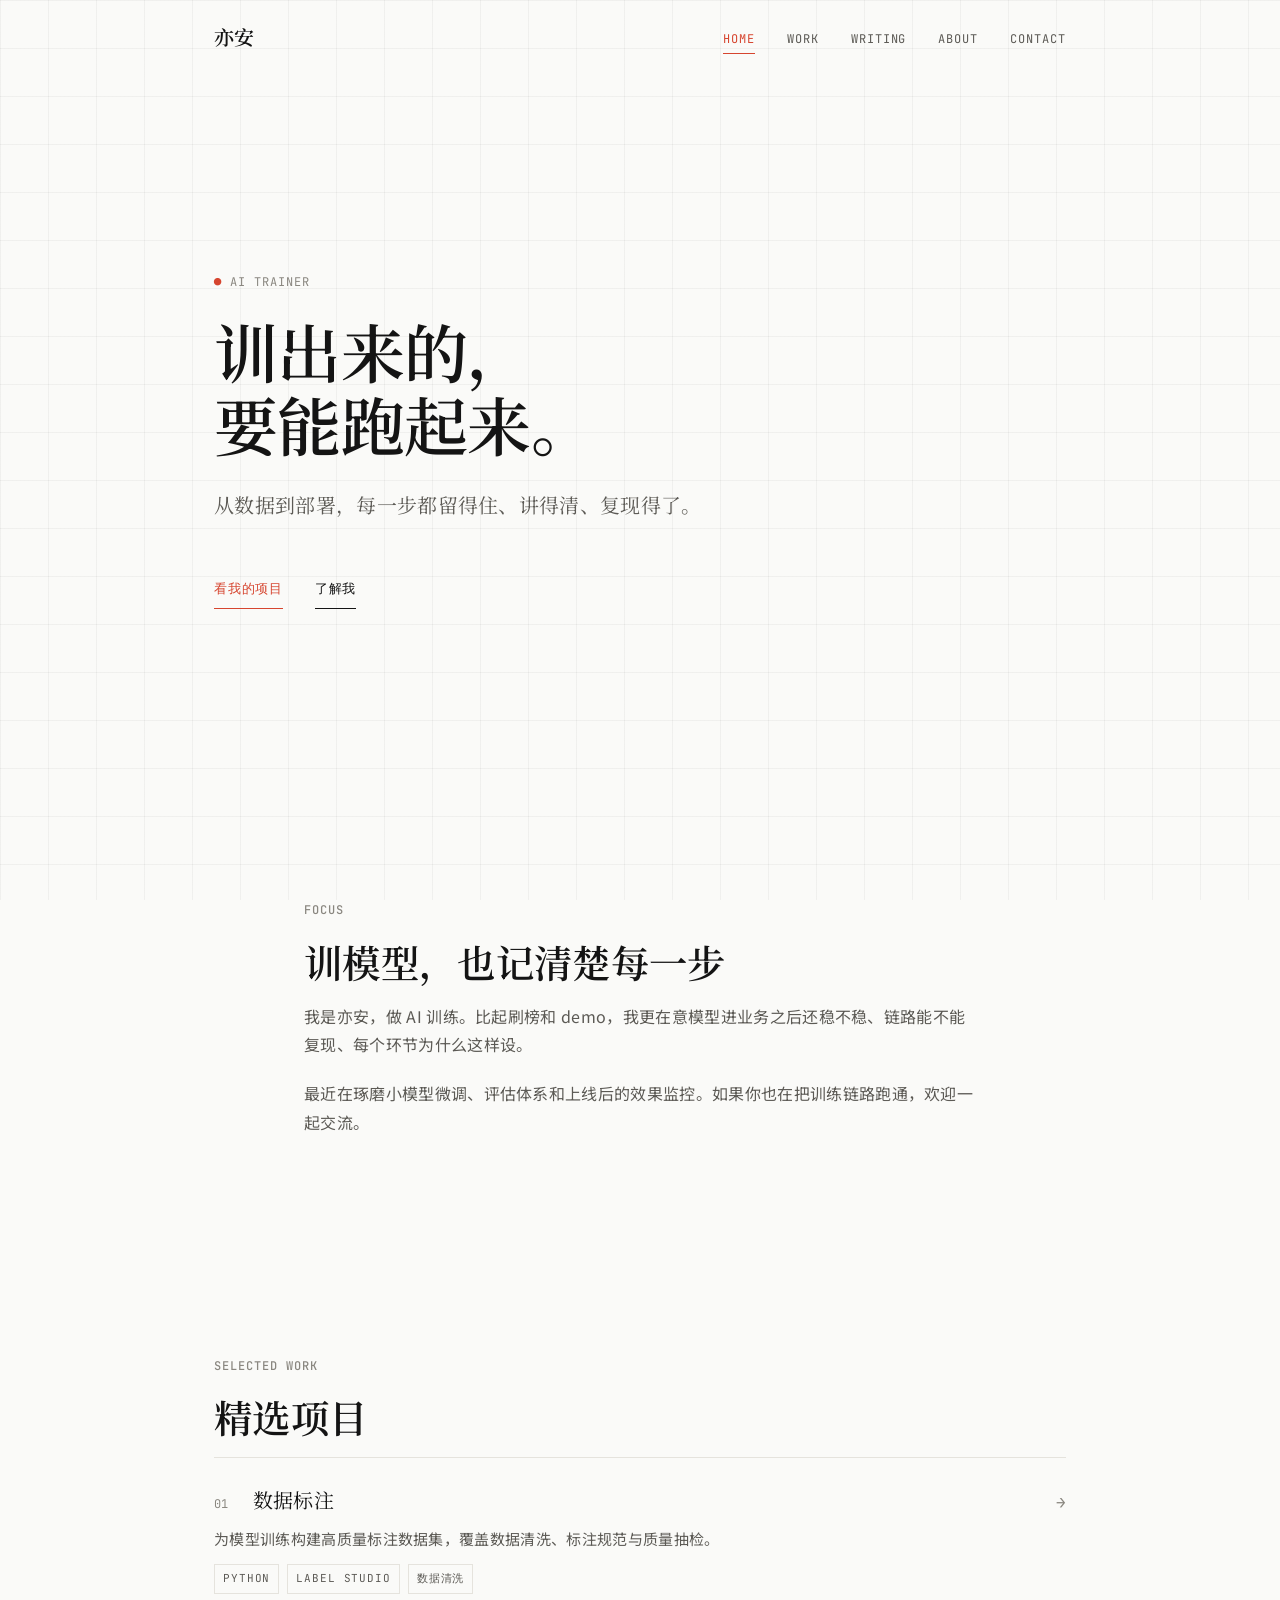
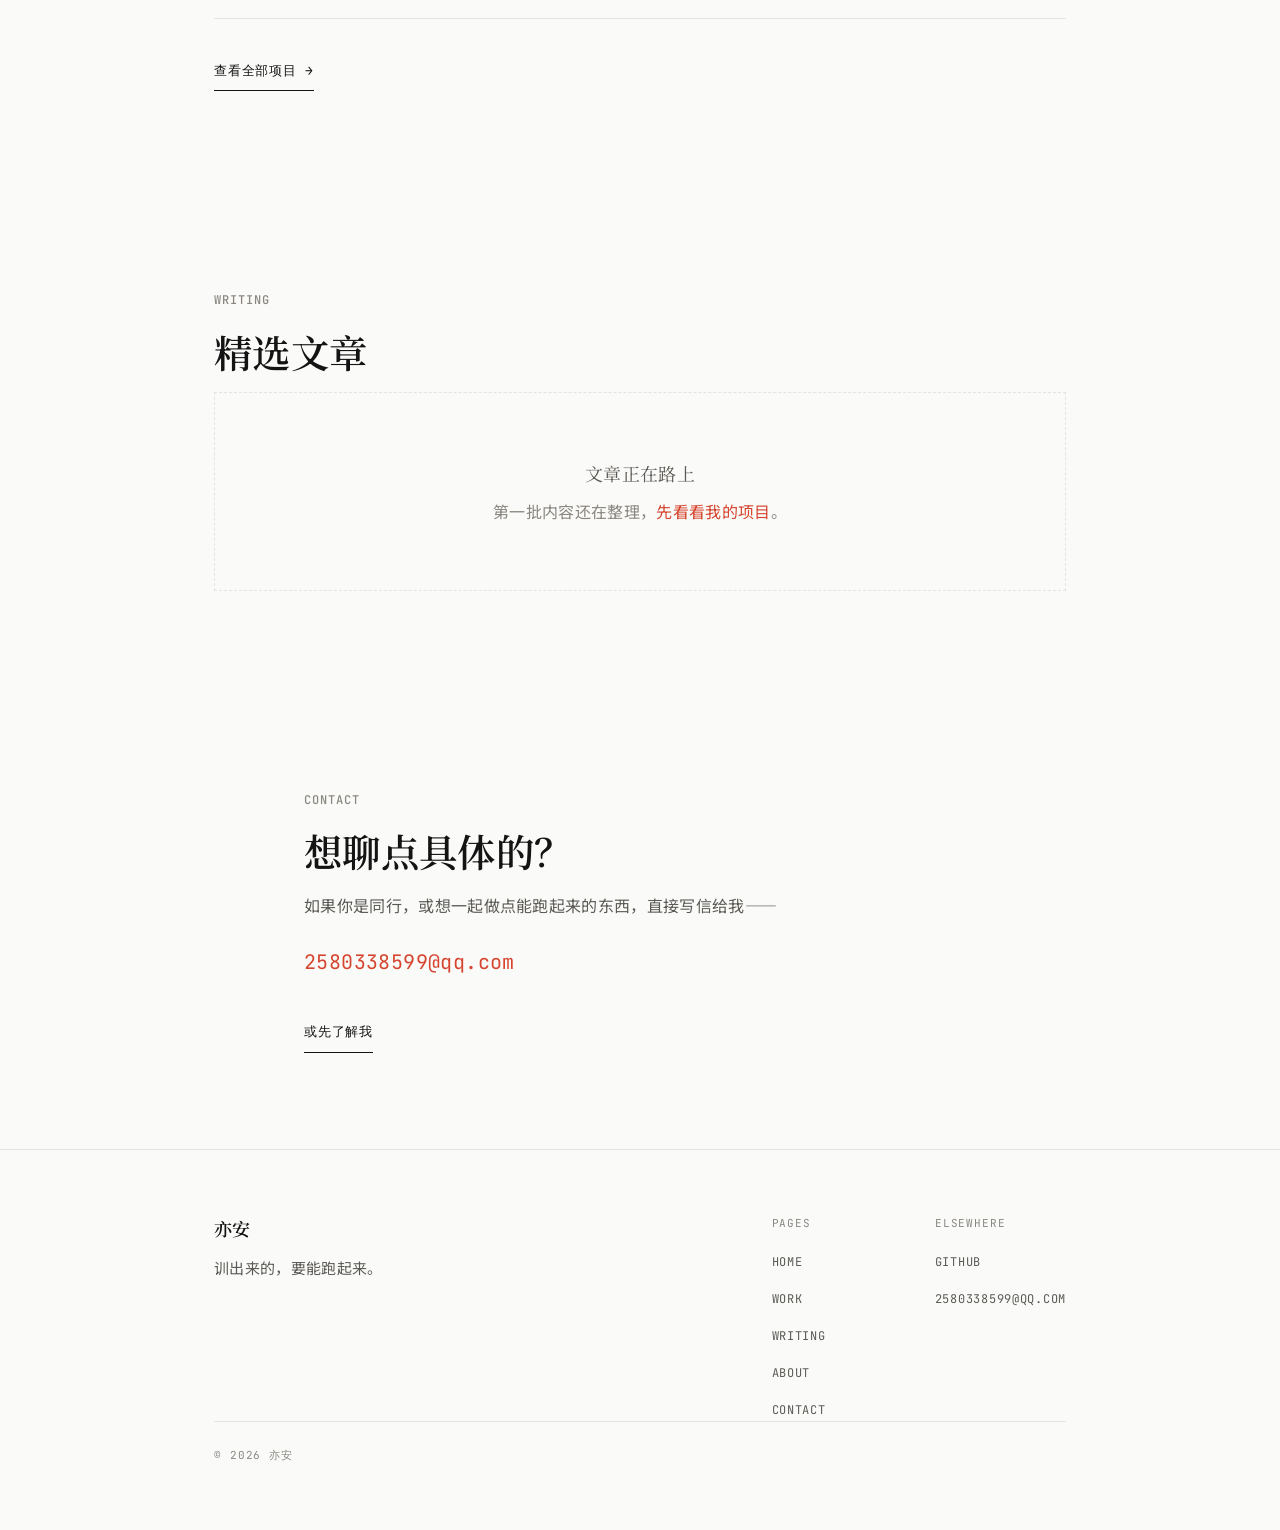
<file: index.html>
<!DOCTYPE html>
<html lang="zh-CN">
<head>
  <meta charset="UTF-8">
  <meta name="viewport" content="width=device-width, initial-scale=1.0">
  <title>亦安 · AI Trainer</title>
  <meta name="description" content="用可运行的项目与有观点的文章，证明具体的能力。">
  <link rel="stylesheet" href="assets/css/styles.css">
</head>
<body>
  <nav class="nav">
    <div class="container nav__inner">
      <a class="nav__logo" href="index.html">亦安</a>
      <button class="nav__toggle" aria-label="菜单" aria-expanded="false">MENU</button>
      <ul class="nav__links">
        <li><a class="nav__link" href="index.html" aria-current="page">Home</a></li>
        <li><a class="nav__link" href="projects.html">Work</a></li>
        <li><a class="nav__link" href="writing.html">Writing</a></li>
        <li><a class="nav__link" href="about.html">About</a></li>
        <li><a class="nav__link" href="contact.html">Contact</a></li>
      </ul>
    </div>
  </nav>

  <header class="hero">
    <div class="container">
      <span class="hero__eyebrow"><span class="dot">●</span> AI Trainer</span>
      <h1 class="hero__title">训出来的，<br>要能跑起来。</h1>
      <!-- TODO(内容): 副标题为占位，待用户提供真实项目与价值主张后替换 -->
      <p class="hero__subtitle">从数据到部署，每一步都留得住、讲得清、复现得了。</p>
      <div class="hero__actions">
        <a class="btn btn-primary" href="projects.html">看我的项目</a>
        <a class="btn btn-secondary" href="about.html">了解我</a>
      </div>
    </div>
  </header>

  <section class="section" id="intro">
    <!-- TODO(内容): 「花名」「关注方向」为占位，待用户提供真实内容后替换 -->
    <div class="container container--narrow">
      <span class="label">Focus</span>
      <h2 class="section-title">训模型，也记清楚每一步</h2>
      <div class="prose">
        <p>我是亦安，做 AI 训练。比起刷榜和 demo，我更在意模型进业务之后还稳不稳、链路能不能复现、每个环节为什么这样设。</p>
        <p>最近在琢磨小模型微调、评估体系和上线后的效果监控。如果你也在把训练链路跑通，欢迎一起交流。</p>
      </div>
    </div>
  </section>

  <section class="section" id="work">
    <div class="container">
      <span class="label">Selected Work</span>
      <h2 class="section-title">精选项目</h2>
      <ul class="entry-list" data-projects></ul>
      <div style="margin-top:var(--space-6);">
        <a class="btn btn-secondary" href="projects.html">查看全部项目 →</a>
      </div>
    </div>
  </section>

  <section class="section" id="writing">
    <div class="container">
      <span class="label">Writing</span>
      <h2 class="section-title">精选文章</h2>
      <div class="empty-state">
        <div class="empty-state__title">文章正在路上</div>
        <p>第一批内容还在整理，<a class="text-link" href="projects.html">先看看我的项目</a>。</p>
      </div>
    </div>
  </section>

  <section class="section" id="contact">
    <div class="container container--narrow">
      <span class="label">Contact</span>
      <h2 class="section-title">想聊点具体的？</h2>
      <p class="section__desc">如果你是同行，或想一起做点能跑起来的东西，直接写信给我——</p>
      <p style="margin-top:var(--space-5);">
        <a class="text-link" href="mailto:2580338599@qq.com" style="font-family:var(--font-mono); font-size:1.25rem; letter-spacing:.02em;">2580338599@qq.com</a>
      </p>
      <div style="margin-top:var(--space-6);">
        <a class="btn btn-secondary" href="about.html">或先了解我</a>
      </div>
    </div>
  </section>

  <footer class="footer">
    <div class="container footer__inner">
      <div class="footer__brand">
        <span class="footer__name">亦安</span>
        <p class="footer__tagline">训出来的，要能跑起来。</p>
      </div>
      <div class="footer__cols">
        <div>
          <div class="footer__col-title">Pages</div>
          <ul class="footer__links">
            <li><a href="index.html">Home</a></li>
            <li><a href="projects.html">Work</a></li>
            <li><a href="writing.html">Writing</a></li>
            <li><a href="about.html">About</a></li>
            <li><a href="contact.html">Contact</a></li>
          </ul>
        </div>
        <div>
          <div class="footer__col-title">Elsewhere</div>
          <ul class="footer__links">
            <li><a href="https://github.com/2580338599-rgb" target="_blank" rel="noopener">GitHub</a></li>
            <li><a href="mailto:2580338599@qq.com">2580338599@qq.com</a></li>
          </ul>
        </div>
      </div>
    </div>
    <div class="container">
      <p class="footer__meta">© 2026 亦安</p>
    </div>
  </footer>

  <script src="assets/js/data.js"></script>
  <script src="assets/js/main.js"></script>
</body>
</html>
</file>
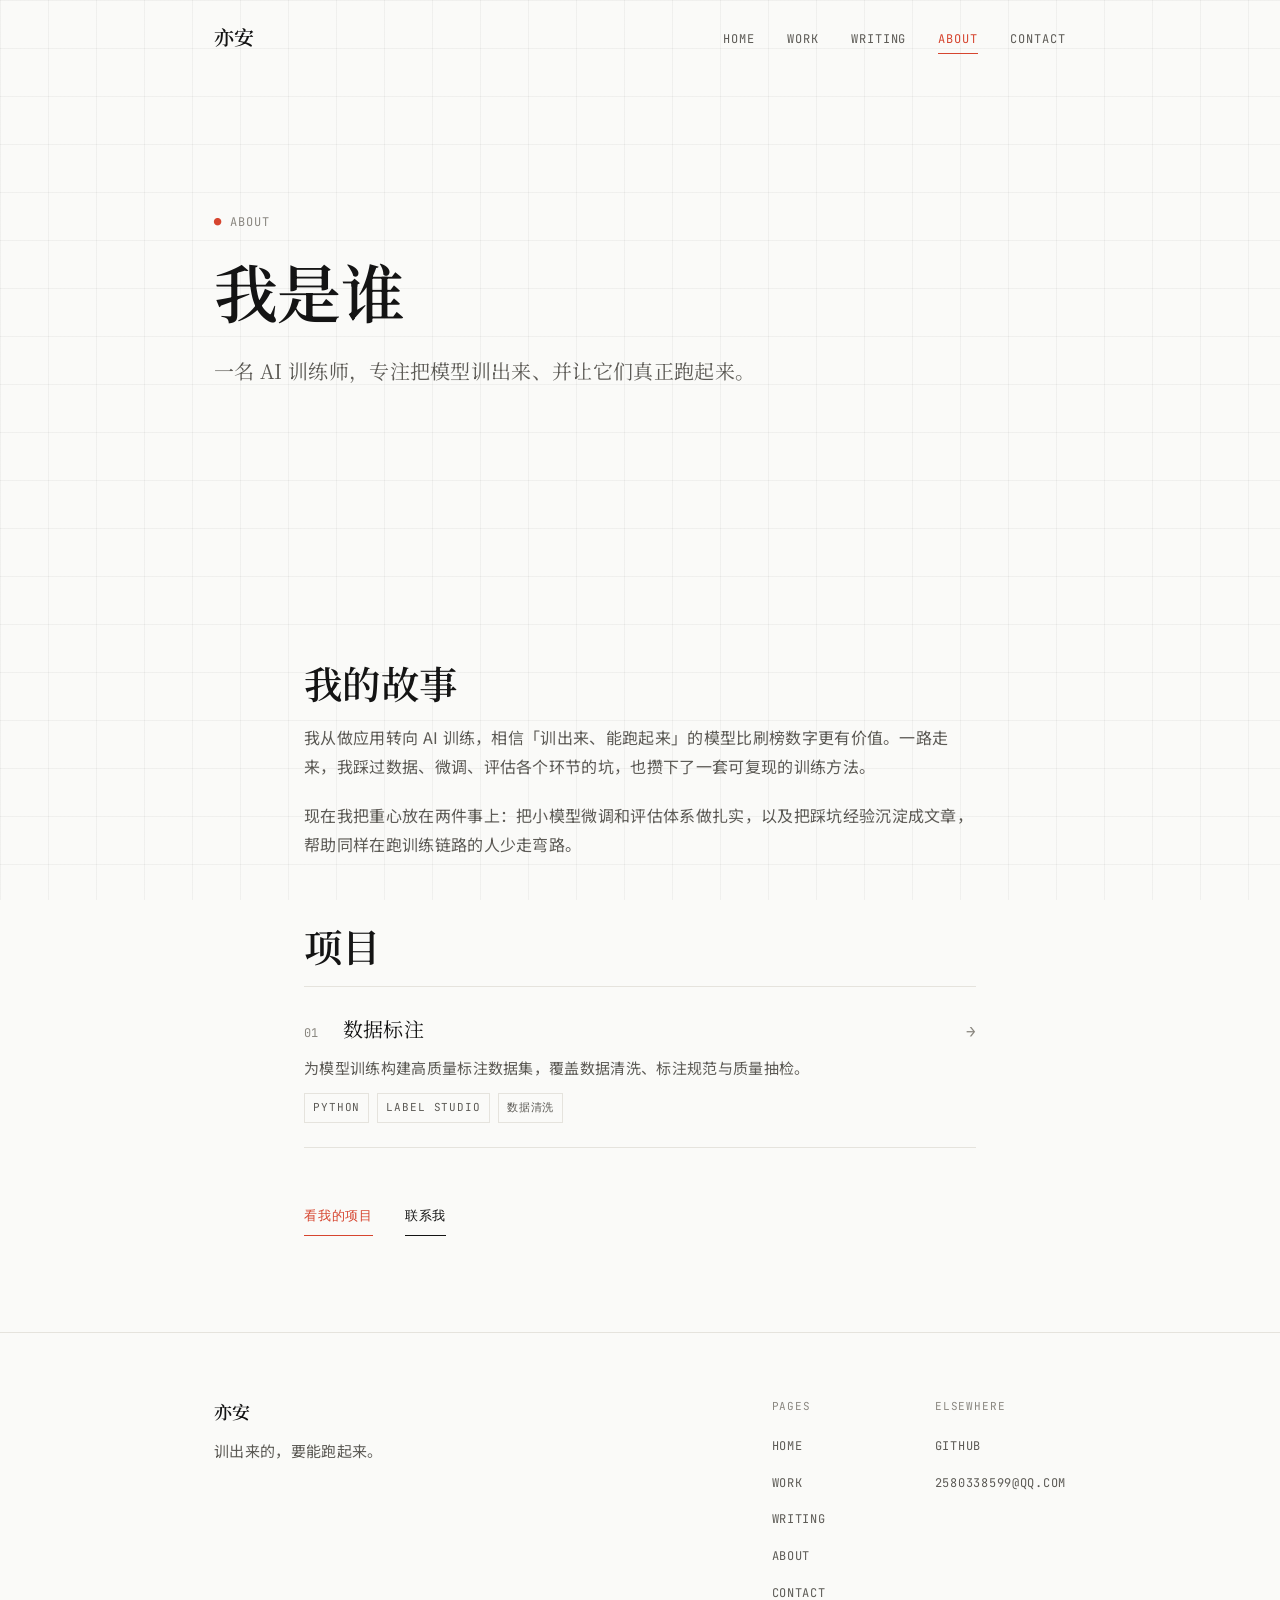
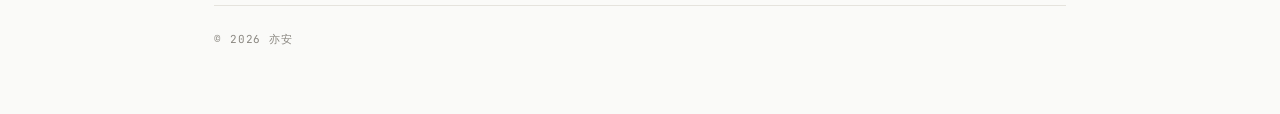
<file: about.html>
<!DOCTYPE html>
<html lang="zh-CN">
<head>
  <meta charset="UTF-8">
  <meta name="viewport" content="width=device-width, initial-scale=1.0">
  <title>关于 · 亦安</title>
  <link rel="stylesheet" href="assets/css/styles.css">
</head>
<body>
  <nav class="nav">
    <div class="container nav__inner">
      <a class="nav__logo" href="index.html">亦安</a>
      <button class="nav__toggle" aria-label="菜单" aria-expanded="false">MENU</button>
      <ul class="nav__links">
        <li><a class="nav__link" href="index.html">Home</a></li>
        <li><a class="nav__link" href="projects.html">Work</a></li>
        <li><a class="nav__link" href="writing.html">Writing</a></li>
        <li><a class="nav__link" href="about.html" aria-current="page">About</a></li>
        <li><a class="nav__link" href="contact.html">Contact</a></li>
      </ul>
    </div>
  </nav>

  <header class="hero hero--short">
    <div class="container">
      <span class="hero__eyebrow"><span class="dot">●</span> About</span>
      <h1 class="hero__title">我是谁</h1>
      <p class="hero__subtitle">一名 AI 训练师，专注把模型训出来、并让它们真正跑起来。</p>
    </div>
  </header>

  <section class="section">
    <div class="container container--narrow">
      <h2 class="section-title">我的故事</h2>
      <div class="prose">
        <p>我从做应用转向 AI 训练，相信「训出来、能跑起来」的模型比刷榜数字更有价值。一路走来，我踩过数据、微调、评估各个环节的坑，也攒下了一套可复现的训练方法。</p>
        <p>现在我把重心放在两件事上：把小模型微调和评估体系做扎实，以及把踩坑经验沉淀成文章，帮助同样在跑训练链路的人少走弯路。</p>
      </div>

      <h2 class="section-title" style="margin-top:var(--space-8);">项目</h2>
      <ul class="entry-list" data-projects></ul>

      <div class="hero__actions" style="margin-top:var(--space-7);">
        <a class="btn btn-primary" href="projects.html">看我的项目</a>
        <a class="btn btn-secondary" href="contact.html">联系我</a>
      </div>
    </div>
  </section>

  <footer class="footer">
    <div class="container footer__inner">
      <div class="footer__brand">
        <span class="footer__name">亦安</span>
        <p class="footer__tagline">训出来的，要能跑起来。</p>
      </div>
      <div class="footer__cols">
        <div>
          <div class="footer__col-title">Pages</div>
          <ul class="footer__links">
            <li><a href="index.html">Home</a></li>
            <li><a href="projects.html">Work</a></li>
            <li><a href="writing.html">Writing</a></li>
            <li><a href="about.html">About</a></li>
            <li><a href="contact.html">Contact</a></li>
          </ul>
        </div>
        <div>
          <div class="footer__col-title">Elsewhere</div>
          <ul class="footer__links">
            <li><a href="https://github.com/2580338599-rgb" target="_blank" rel="noopener">GitHub</a></li>
            <li><a href="mailto:2580338599@qq.com">2580338599@qq.com</a></li>
          </ul>
        </div>
      </div>
    </div>
    <div class="container">
      <p class="footer__meta">© 2026 亦安</p>
    </div>
  </footer>

  <script src="assets/js/data.js"></script>
  <script src="assets/js/main.js"></script>
</body>
</html>
</file>
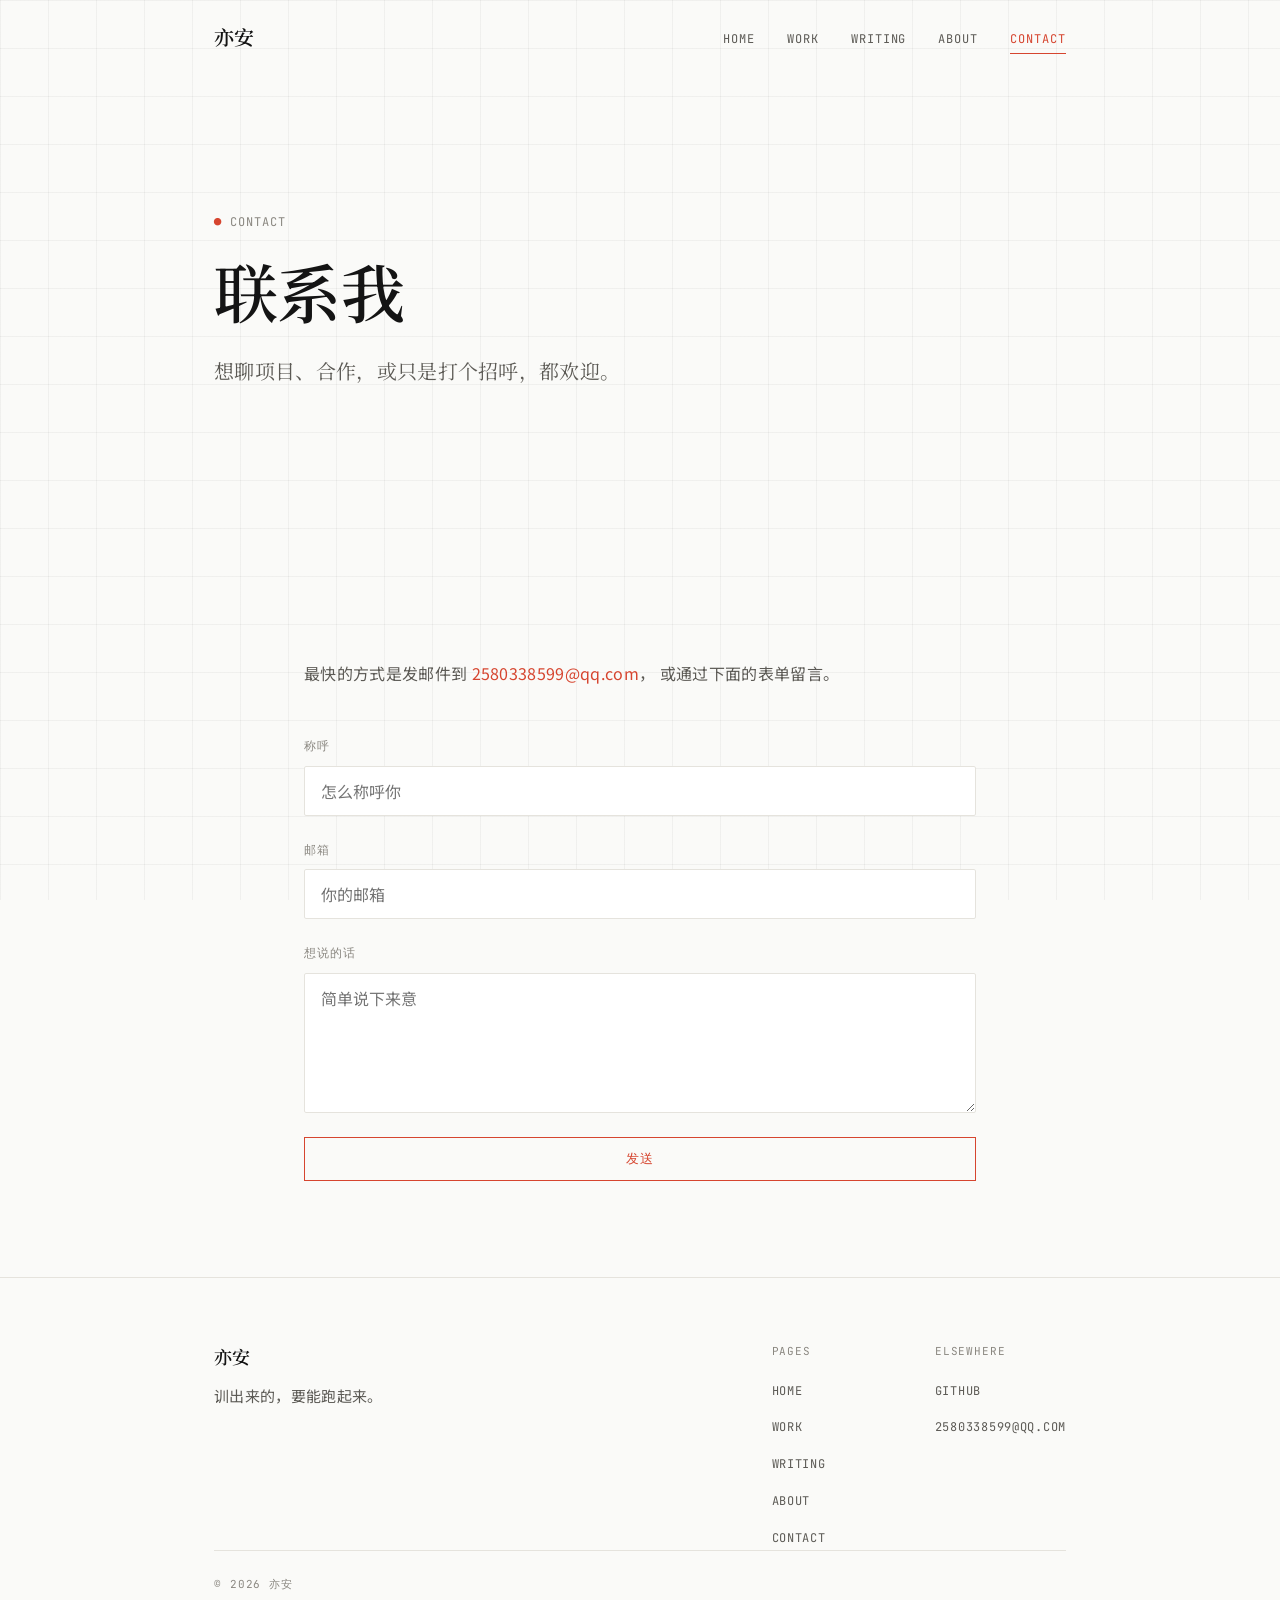
<file: contact.html>
<!DOCTYPE html>
<html lang="zh-CN">
<head>
  <meta charset="UTF-8">
  <meta name="viewport" content="width=device-width, initial-scale=1.0">
  <title>联系 · 亦安</title>
  <link rel="stylesheet" href="assets/css/styles.css">
</head>
<body>
  <nav class="nav">
    <div class="container nav__inner">
      <a class="nav__logo" href="index.html">亦安</a>
      <button class="nav__toggle" aria-label="菜单" aria-expanded="false">MENU</button>
      <ul class="nav__links">
        <li><a class="nav__link" href="index.html">Home</a></li>
        <li><a class="nav__link" href="projects.html">Work</a></li>
        <li><a class="nav__link" href="writing.html">Writing</a></li>
        <li><a class="nav__link" href="about.html">About</a></li>
        <li><a class="nav__link" href="contact.html" aria-current="page">Contact</a></li>
      </ul>
    </div>
  </nav>

  <header class="hero hero--short">
    <div class="container">
      <span class="hero__eyebrow"><span class="dot">●</span> Contact</span>
      <h1 class="hero__title">联系我</h1>
      <p class="hero__subtitle">想聊项目、合作，或只是打个招呼，都欢迎。</p>
    </div>
  </header>

  <section class="section">
    <div class="container container--narrow">
      <p class="section__desc" style="margin-bottom:var(--space-7);">
        最快的方式是发邮件到 <a class="text-link" href="mailto:2580338599@qq.com">2580338599@qq.com</a>，
        或通过下面的表单留言。
      </p>
      <form class="form" onsubmit="alert('这是占位表单，请直接发邮件联系。'); return false;">
        <div class="form__field">
          <label class="form__label" for="name">称呼</label>
          <input class="form__input" id="name" type="text" placeholder="怎么称呼你">
        </div>
        <div class="form__field">
          <label class="form__label" for="email">邮箱</label>
          <input class="form__input" id="email" type="email" placeholder="你的邮箱">
        </div>
        <div class="form__field">
          <label class="form__label" for="message">想说的话</label>
          <textarea class="form__textarea" id="message" placeholder="简单说下来意"></textarea>
        </div>
        <button class="btn-submit" type="submit">发送</button>
      </form>
    </div>
  </section>

  <footer class="footer">
    <div class="container footer__inner">
      <div class="footer__brand">
        <span class="footer__name">亦安</span>
        <p class="footer__tagline">训出来的，要能跑起来。</p>
      </div>
      <div class="footer__cols">
        <div>
          <div class="footer__col-title">Pages</div>
          <ul class="footer__links">
            <li><a href="index.html">Home</a></li>
            <li><a href="projects.html">Work</a></li>
            <li><a href="writing.html">Writing</a></li>
            <li><a href="about.html">About</a></li>
            <li><a href="contact.html">Contact</a></li>
          </ul>
        </div>
        <div>
          <div class="footer__col-title">Elsewhere</div>
          <ul class="footer__links">
            <li><a href="https://github.com/2580338599-rgb" target="_blank" rel="noopener">GitHub</a></li>
            <li><a href="mailto:2580338599@qq.com">2580338599@qq.com</a></li>
          </ul>
        </div>
      </div>
    </div>
    <div class="container">
      <p class="footer__meta">© 2026 亦安</p>
    </div>
  </footer>

  <script src="assets/js/data.js"></script>
  <script src="assets/js/main.js"></script>
</body>
</html>
</file>
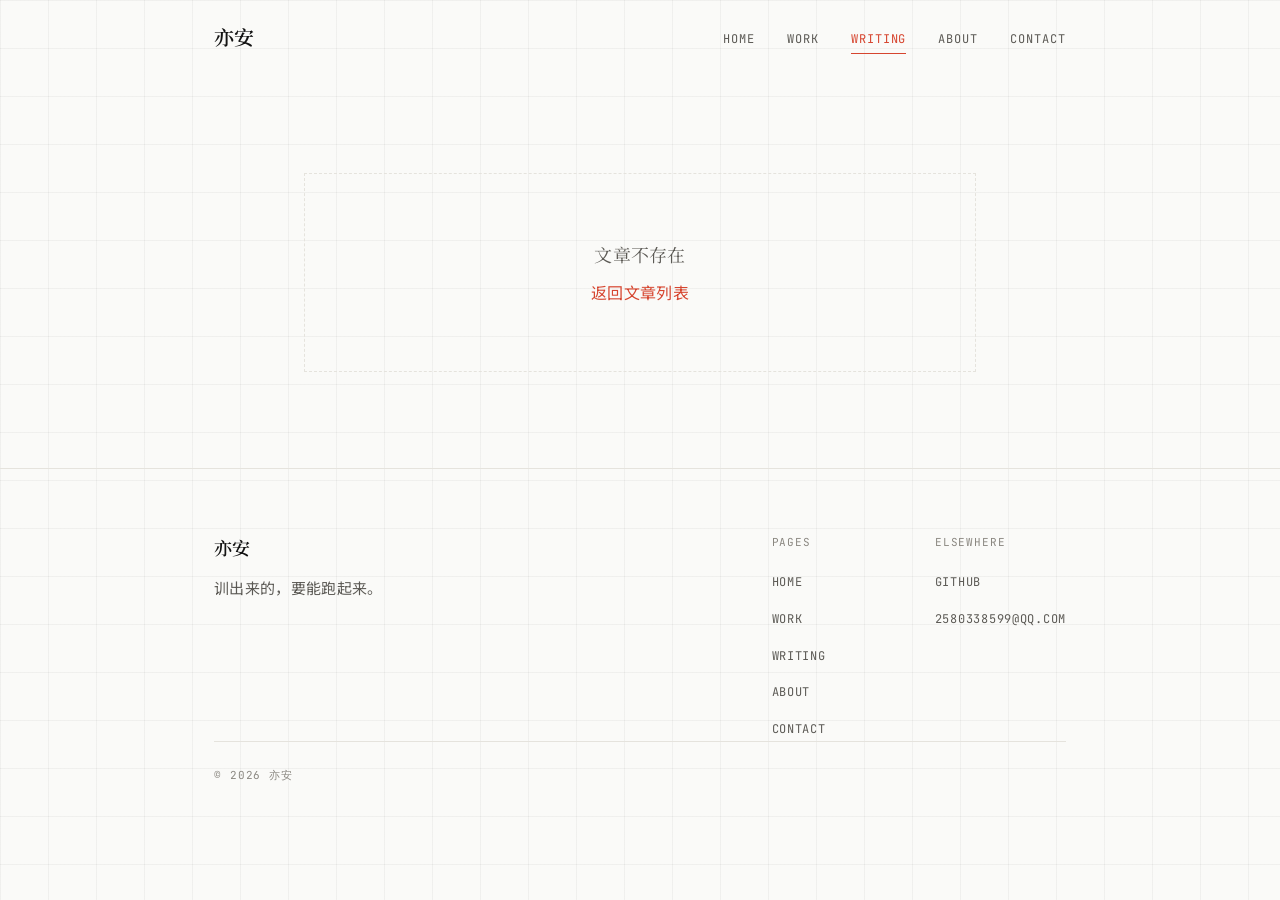
<file: post.html>
<!DOCTYPE html>
<html lang="zh-CN">
<head>
  <meta charset="UTF-8">
  <meta name="viewport" content="width=device-width, initial-scale=1.0">
  <title>文章 · 亦安</title>
  <link rel="stylesheet" href="assets/css/styles.css">
</head>
<body>
  <nav class="nav">
    <div class="container nav__inner">
      <a class="nav__logo" href="index.html">亦安</a>
      <button class="nav__toggle" aria-label="菜单" aria-expanded="false">MENU</button>
      <ul class="nav__links">
        <li><a class="nav__link" href="index.html">Home</a></li>
        <li><a class="nav__link" href="projects.html">Work</a></li>
        <li><a class="nav__link" href="writing.html" aria-current="page">Writing</a></li>
        <li><a class="nav__link" href="about.html">About</a></li>
        <li><a class="nav__link" href="contact.html">Contact</a></li>
      </ul>
    </div>
  </nav>

  <section class="section">
    <div class="container container--narrow" data-post-detail></div>
  </section>

  <footer class="footer">
    <div class="container footer__inner">
      <div class="footer__brand">
        <span class="footer__name">亦安</span>
        <p class="footer__tagline">训出来的，要能跑起来。</p>
      </div>
      <div class="footer__cols">
        <div>
          <div class="footer__col-title">Pages</div>
          <ul class="footer__links">
            <li><a href="index.html">Home</a></li>
            <li><a href="projects.html">Work</a></li>
            <li><a href="writing.html">Writing</a></li>
            <li><a href="about.html">About</a></li>
            <li><a href="contact.html">Contact</a></li>
          </ul>
        </div>
        <div>
          <div class="footer__col-title">Elsewhere</div>
          <ul class="footer__links">
            <li><a href="https://github.com/2580338599-rgb" target="_blank" rel="noopener">GitHub</a></li>
            <li><a href="mailto:2580338599@qq.com">2580338599@qq.com</a></li>
          </ul>
        </div>
      </div>
    </div>
    <div class="container">
      <p class="footer__meta">© 2026 亦安</p>
    </div>
  </footer>

  <script src="assets/js/data.js"></script>
  <script src="assets/js/main.js"></script>
</body>
</html>
</file>
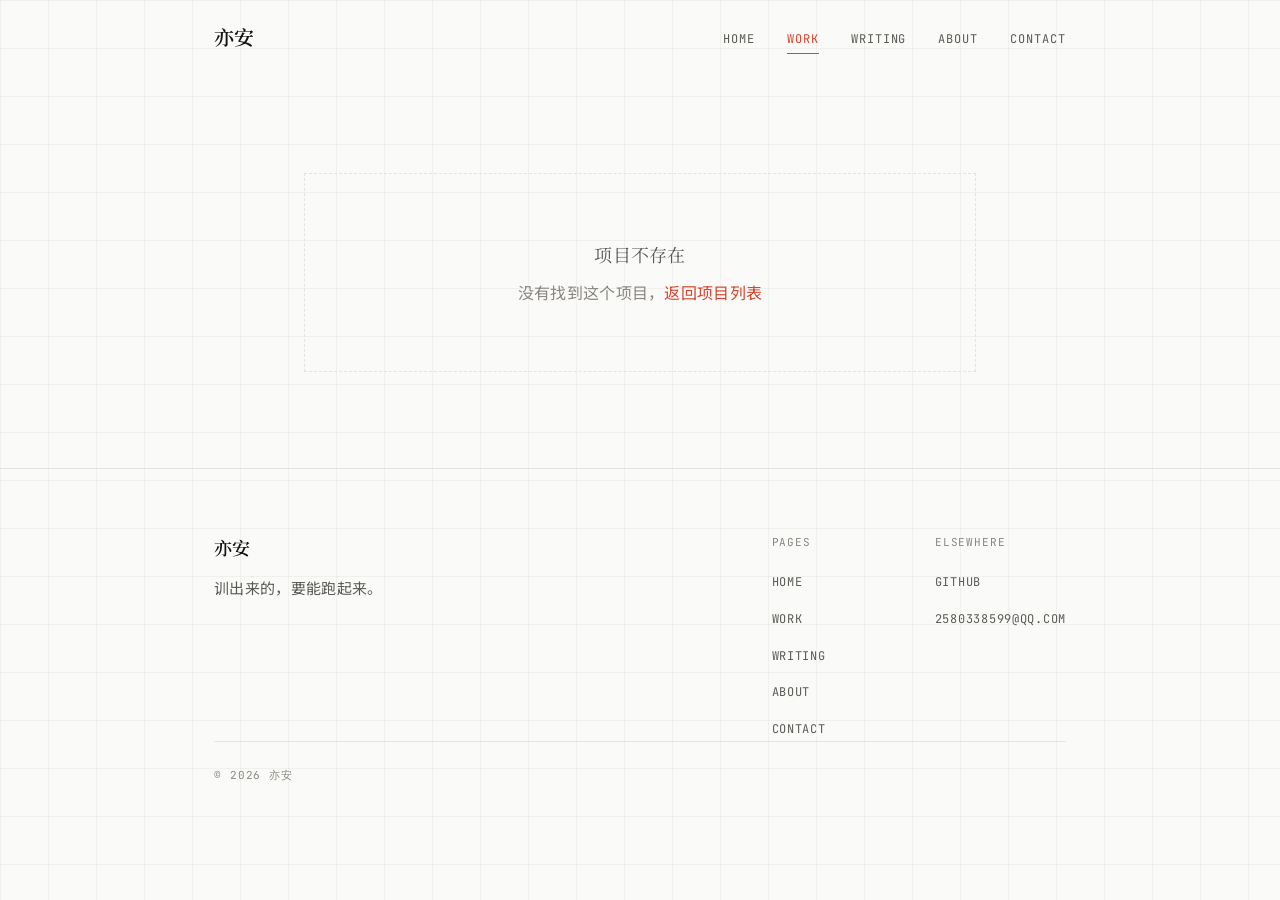
<file: project.html>
<!DOCTYPE html>
<html lang="zh-CN">
<head>
  <meta charset="UTF-8">
  <meta name="viewport" content="width=device-width, initial-scale=1.0">
  <title>项目 · 亦安</title>
  <link rel="stylesheet" href="assets/css/styles.css">
</head>
<body>
  <nav class="nav">
    <div class="container nav__inner">
      <a class="nav__logo" href="index.html">亦安</a>
      <button class="nav__toggle" aria-label="菜单" aria-expanded="false">MENU</button>
      <ul class="nav__links">
        <li><a class="nav__link" href="index.html">Home</a></li>
        <li><a class="nav__link" href="projects.html" aria-current="page">Work</a></li>
        <li><a class="nav__link" href="writing.html">Writing</a></li>
        <li><a class="nav__link" href="about.html">About</a></li>
        <li><a class="nav__link" href="contact.html">Contact</a></li>
      </ul>
    </div>
  </nav>

  <section class="section">
    <div class="container container--narrow" data-project-detail></div>
  </section>

  <footer class="footer">
    <div class="container footer__inner">
      <div class="footer__brand">
        <span class="footer__name">亦安</span>
        <p class="footer__tagline">训出来的，要能跑起来。</p>
      </div>
      <div class="footer__cols">
        <div>
          <div class="footer__col-title">Pages</div>
          <ul class="footer__links">
            <li><a href="index.html">Home</a></li>
            <li><a href="projects.html">Work</a></li>
            <li><a href="writing.html">Writing</a></li>
            <li><a href="about.html">About</a></li>
            <li><a href="contact.html">Contact</a></li>
          </ul>
        </div>
        <div>
          <div class="footer__col-title">Elsewhere</div>
          <ul class="footer__links">
            <li><a href="https://github.com/2580338599-rgb" target="_blank" rel="noopener">GitHub</a></li>
            <li><a href="mailto:2580338599@qq.com">2580338599@qq.com</a></li>
          </ul>
        </div>
      </div>
    </div>
    <div class="container">
      <p class="footer__meta">© 2026 亦安</p>
    </div>
  </footer>

  <script src="assets/js/data.js"></script>
  <script src="assets/js/main.js"></script>
</body>
</html>
</file>
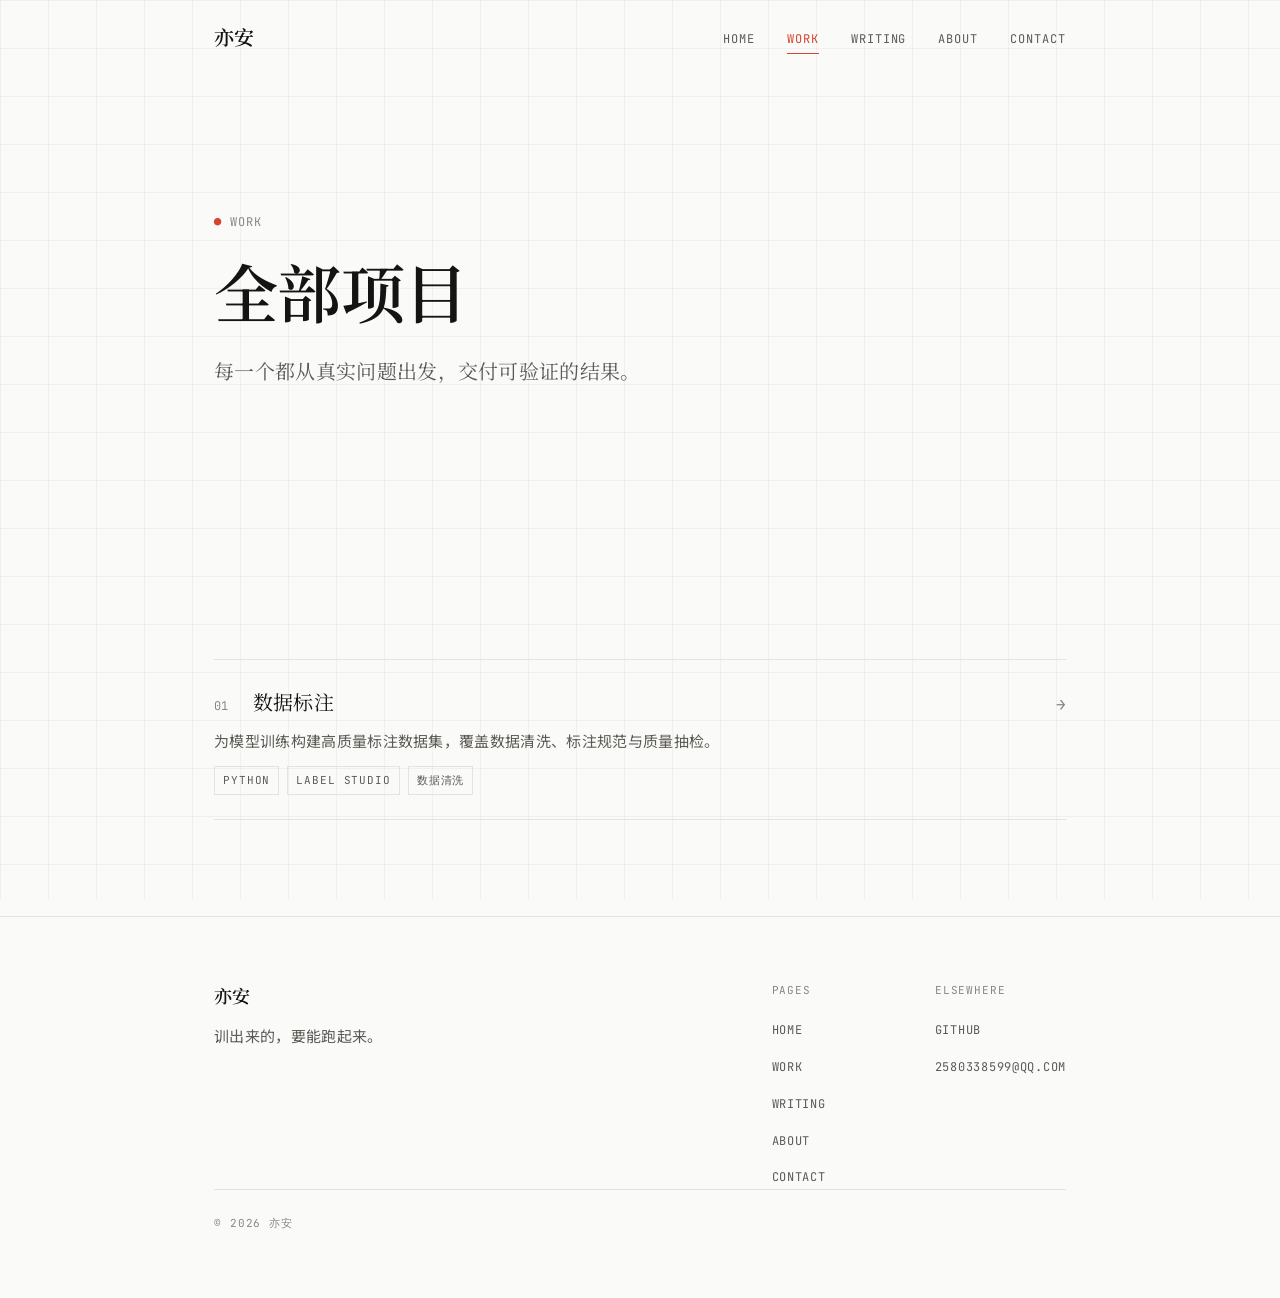
<file: projects.html>
<!DOCTYPE html>
<html lang="zh-CN">
<head>
  <meta charset="UTF-8">
  <meta name="viewport" content="width=device-width, initial-scale=1.0">
  <title>项目 · 亦安</title>
  <link rel="stylesheet" href="assets/css/styles.css">
</head>
<body>
  <nav class="nav">
    <div class="container nav__inner">
      <a class="nav__logo" href="index.html">亦安</a>
      <button class="nav__toggle" aria-label="菜单" aria-expanded="false">MENU</button>
      <ul class="nav__links">
        <li><a class="nav__link" href="index.html">Home</a></li>
        <li><a class="nav__link" href="projects.html" aria-current="page">Work</a></li>
        <li><a class="nav__link" href="writing.html">Writing</a></li>
        <li><a class="nav__link" href="about.html">About</a></li>
        <li><a class="nav__link" href="contact.html">Contact</a></li>
      </ul>
    </div>
  </nav>

  <header class="hero hero--short">
    <div class="container">
      <span class="hero__eyebrow"><span class="dot">●</span> Work</span>
      <h1 class="hero__title">全部项目</h1>
      <p class="hero__subtitle">每一个都从真实问题出发，交付可验证的结果。</p>
    </div>
  </header>

  <section class="section">
    <div class="container">
      <ul class="entry-list" data-projects></ul>
    </div>
  </section>

  <footer class="footer">
    <div class="container footer__inner">
      <div class="footer__brand">
        <span class="footer__name">亦安</span>
        <p class="footer__tagline">训出来的，要能跑起来。</p>
      </div>
      <div class="footer__cols">
        <div>
          <div class="footer__col-title">Pages</div>
          <ul class="footer__links">
            <li><a href="index.html">Home</a></li>
            <li><a href="projects.html">Work</a></li>
            <li><a href="writing.html">Writing</a></li>
            <li><a href="about.html">About</a></li>
            <li><a href="contact.html">Contact</a></li>
          </ul>
        </div>
        <div>
          <div class="footer__col-title">Elsewhere</div>
          <ul class="footer__links">
            <li><a href="https://github.com/2580338599-rgb" target="_blank" rel="noopener">GitHub</a></li>
            <li><a href="mailto:2580338599@qq.com">2580338599@qq.com</a></li>
          </ul>
        </div>
      </div>
    </div>
    <div class="container">
      <p class="footer__meta">© 2026 亦安</p>
    </div>
  </footer>

  <script src="assets/js/data.js"></script>
  <script src="assets/js/main.js"></script>
</body>
</html>
</file>
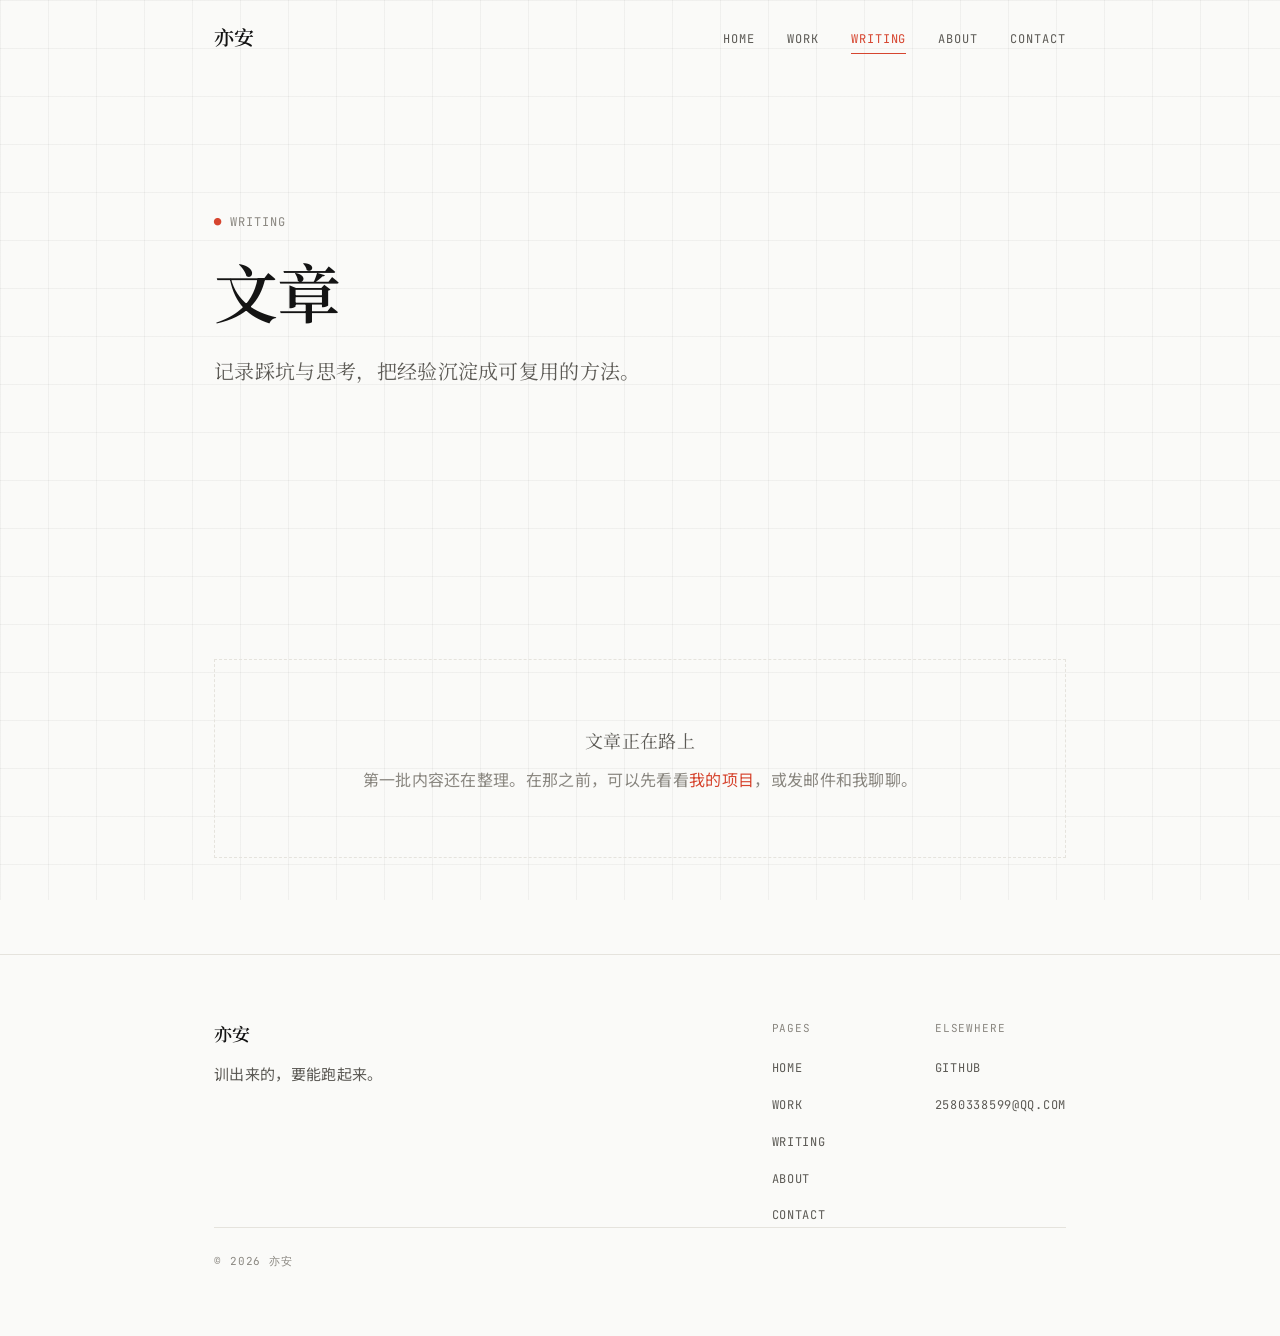
<file: writing.html>
<!DOCTYPE html>
<html lang="zh-CN">
<head>
  <meta charset="UTF-8">
  <meta name="viewport" content="width=device-width, initial-scale=1.0">
  <title>文章 · 亦安</title>
  <link rel="stylesheet" href="assets/css/styles.css">
</head>
<body>
  <nav class="nav">
    <div class="container nav__inner">
      <a class="nav__logo" href="index.html">亦安</a>
      <button class="nav__toggle" aria-label="菜单" aria-expanded="false">MENU</button>
      <ul class="nav__links">
        <li><a class="nav__link" href="index.html">Home</a></li>
        <li><a class="nav__link" href="projects.html">Work</a></li>
        <li><a class="nav__link" href="writing.html" aria-current="page">Writing</a></li>
        <li><a class="nav__link" href="about.html">About</a></li>
        <li><a class="nav__link" href="contact.html">Contact</a></li>
      </ul>
    </div>
  </nav>

  <header class="hero hero--short">
    <div class="container">
      <span class="hero__eyebrow"><span class="dot">●</span> Writing</span>
      <h1 class="hero__title">文章</h1>
      <p class="hero__subtitle">记录踩坑与思考，把经验沉淀成可复用的方法。</p>
    </div>
  </header>

  <section class="section">
    <div class="container" data-posts></div>
  </section>

  <footer class="footer">
    <div class="container footer__inner">
      <div class="footer__brand">
        <span class="footer__name">亦安</span>
        <p class="footer__tagline">训出来的，要能跑起来。</p>
      </div>
      <div class="footer__cols">
        <div>
          <div class="footer__col-title">Pages</div>
          <ul class="footer__links">
            <li><a href="index.html">Home</a></li>
            <li><a href="projects.html">Work</a></li>
            <li><a href="writing.html">Writing</a></li>
            <li><a href="about.html">About</a></li>
            <li><a href="contact.html">Contact</a></li>
          </ul>
        </div>
        <div>
          <div class="footer__col-title">Elsewhere</div>
          <ul class="footer__links">
            <li><a href="https://github.com/2580338599-rgb" target="_blank" rel="noopener">GitHub</a></li>
            <li><a href="mailto:2580338599@qq.com">2580338599@qq.com</a></li>
          </ul>
        </div>
      </div>
    </div>
    <div class="container">
      <p class="footer__meta">© 2026 亦安</p>
    </div>
  </footer>

  <script src="assets/js/data.js"></script>
  <script src="assets/js/main.js"></script>
</body>
</html>
</file>
<file: assets/css/styles.css>
/* ==========================================================================
   个人站全局样式
   规范来源：DESIGN.md · Editorial Archive（编辑部档案）· L1.5
   黑白灰 + 单一朱红，衬线标题 + 无衬线正文，元数据全大写 mono
   ========================================================================== */

@import url('https://fonts.googleapis.com/css2?family=Fraunces:opsz,wght@9..144,500;9..144,600;9..144,700&family=Inter:wght@400;500;600&family=Noto+Serif+SC:wght@500;600;700&family=Noto+Sans+SC:wght@400;500;700&family=JetBrains+Mono:wght@400;500&display=swap');

/* ==========================================================================
   1. Design Tokens
   ========================================================================== */
:root {
  /* Backgrounds */
  --bg: #FAFAF8;
  --surface: #FFFFFF;
  --surface-alt: #F3F2EE;

  /* Borders */
  --border: #E5E3DD;
  --border-hover: #C9C6BE;
  --grid-line: rgba(20, 20, 20, 0.045);   /* 极淡网格线 */

  /* Text */
  --text: #141414;
  --text-secondary: #5C5A55;
  --text-tertiary: #8A8780;

  /* Accent — 单一朱红 */
  --accent: #D6452F;
  --accent-hover: #B83A26;

  /* RGB variants */
  --text-rgb: 20, 20, 20;
  --accent-rgb: 214, 69, 47;

  /* Semantic */
  --success: #2E7D4F;
  --error: #C0392B;
  --warning: #B97A1A;

  /* Typography */
  --font-display: 'Fraunces', 'Noto Serif SC', serif;
  --font-heading: 'Noto Serif SC', 'Fraunces', serif;
  --font-body: 'Noto Sans SC', 'Inter', sans-serif;
  --font-mono: 'JetBrains Mono', monospace;

  /* Spacing（8px 基准） */
  --space-1: 4px;  --space-2: 8px;  --space-3: 12px;
  --space-4: 16px; --space-5: 24px; --space-6: 32px;
  --space-7: 48px; --space-8: 64px; --space-9: 96px;
  --space-10: 128px;
  --section-pad: 96px;

  /* 容器 */
  --container-content: 720px;
  --container-list: 900px;
}

/* ==========================================================================
   2. Reset & Base
   ========================================================================== */
*, *::before, *::after {
  box-sizing: border-box;
  margin: 0;
  padding: 0;
}

html {
  scroll-behavior: smooth;
  -webkit-text-size-adjust: 100%;
}

body {
  background: var(--bg);
  color: var(--text);
  font-family: var(--font-body);
  font-size: 16px;
  line-height: 1.8;
  letter-spacing: 0.02em;
  -webkit-font-smoothing: antialiased;
  overflow-x: hidden;
  /* 编辑部档案：极淡网格线，像坐标纸/设计稿 */
  background-image:
    linear-gradient(to right, var(--grid-line) 1px, transparent 1px),
    linear-gradient(to bottom, var(--grid-line) 1px, transparent 1px);
  background-size: 48px 48px;
  background-attachment: fixed;
}

[id] { scroll-margin-top: 80px; }
img { max-width: 100%; display: block; }
a { color: inherit; }

h1, h2, h3, h4 { font-family: var(--font-heading); line-height: 1.25; font-weight: 600; }
h1 { font-family: var(--font-display); }

em { font-style: italic; }

/* ==========================================================================
   3. Layout
   ========================================================================== */
.container {
  width: 100%;
  max-width: var(--container-list);
  margin: 0 auto;
  padding-inline: 24px;
}
.container--narrow { max-width: var(--container-content); }

.section {
  padding-block: var(--section-pad);
  position: relative;
}

/* 元数据标签（编辑部档案签名） */
.label {
  display: inline-block;
  font-family: var(--font-mono);
  font-size: 12px;
  font-weight: 500;
  letter-spacing: 0.08em;
  text-transform: uppercase;
  color: var(--text-tertiary);
  margin-bottom: var(--space-4);
}
.label--accent { color: var(--accent); }

.section-title {
  font-size: clamp(1.75rem, 3vw, 2.5rem);
  margin-bottom: var(--space-4);
}
.section__desc {
  color: var(--text-secondary);
  max-width: 640px;
}

/* ==========================================================================
   4. Navigation
   ========================================================================== */
.nav {
  position: sticky; top: 0; z-index: 100;
  background: transparent;
  border-bottom: 1px solid transparent;
  transition: background-color .2s ease, border-color .2s ease;
}
.nav.scrolled {
  background: rgba(250, 250, 248, .9);
  border-bottom-color: var(--border);
}

/* 内嵌容器：与下方 900px 内容严格对齐 */
.nav__inner {
  display: flex;
  justify-content: space-between;
  align-items: center;
  padding-block: 20px;
  transition: padding-block .2s ease;
}
.nav.scrolled .nav__inner { padding-block: 14px; }

.nav__logo {
  font-family: var(--font-display);
  font-size: 1.25rem;
  font-weight: 600;
  text-decoration: none;
  color: var(--text);
}

.nav__toggle {
  display: inline-flex;
  align-items: center;
  justify-content: center;
  min-width: 44px; height: 44px;
  background: transparent;
  border: none;
  color: var(--text);
  cursor: pointer;
  font-family: var(--font-mono);
  font-size: 12px;
  letter-spacing: .08em;
  text-transform: uppercase;
}

.nav__links {
  display: flex;
  flex-direction: column;
  list-style: none;
}
.nav__link {
  position: relative;
  display: inline-block;
  font-family: var(--font-mono);
  font-size: 12px;
  letter-spacing: .08em;
  text-transform: uppercase;
  color: var(--text-secondary);
  text-decoration: none;
  padding: 4px 0;
  transition: color .2s ease;
}
.nav__link::after {
  content: '';
  position: absolute;
  left: 0; bottom: 0;
  width: 0; height: 1px;
  background: currentColor;
  transition: width .25s ease;
}
.nav__link:hover { color: var(--text); }
.nav__link:hover::after { width: 100%; }
.nav__link[aria-current="page"] { color: var(--accent); }
.nav__link[aria-current="page"]::after { width: 100%; }

@media (max-width: 767px) {
  .nav__links {
    position: fixed; inset: 0;
    flex-direction: column; align-items: center;
    justify-content: center;
    gap: var(--space-6);
    background: var(--bg);
    transform: translateY(-120%);
    transition: transform .25s ease;
  }
  .nav__links.open { transform: translateY(0); }
  .nav__link { font-size: 1.125rem; padding: 8px 0; }
}
@media (min-width: 768px) {
  .nav__toggle { display: none; }
  .nav__links { flex-direction: row; gap: var(--space-6); }
}

/* ==========================================================================
   5. Buttons（下划线式，直角）
   ========================================================================== */
.btn {
  display: inline-block;
  font-family: var(--font-mono);
  font-size: 13px;
  letter-spacing: .06em;
  text-transform: uppercase;
  text-decoration: none;
  cursor: pointer;
  border-radius: 0;
  padding: 8px 0;
  border: none;
  border-bottom: 1px solid currentColor;
  background: transparent;
  transition: color .2s ease, border-color .2s ease;
}
.btn-primary {
  color: var(--accent);
  border-bottom-color: var(--accent);
}
.btn-primary:hover { color: var(--accent-hover); border-bottom-color: var(--accent-hover); }
.btn-secondary {
  color: var(--text);
  border-bottom-color: var(--text);
}
.btn-secondary:hover { color: var(--text-secondary); border-bottom-color: var(--text-secondary); }
.btn:focus-visible { outline: 2px solid var(--accent); outline-offset: 4px; }

/* 表单提交按钮：唯一允许朱红细边框 */
.btn-submit {
  font-family: var(--font-mono);
  font-size: 13px;
  letter-spacing: .06em;
  text-transform: uppercase;
  color: var(--accent);
  background: transparent;
  border: 1px solid var(--accent);
  border-radius: 0;
  padding: 12px 24px;
  cursor: pointer;
  transition: background .2s ease, color .2s ease;
}
.btn-submit:hover { background: var(--accent); color: #fff; }
.btn-submit:focus-visible { outline: 2px solid var(--accent); outline-offset: 4px; }

/* ==========================================================================
   6. 编辑感条目（项目/文章列表，纵向，非卡片瀑布）
   ========================================================================== */
.entry-list { list-style: none; }

.entry {
  display: block;
  padding: var(--space-5) 0;
  border-bottom: 1px solid var(--border);
  text-decoration: none;
  color: inherit;
}
.entry:first-child { border-top: 1px solid var(--border); }

.entry__head {
  display: grid;
  grid-template-columns: auto 1fr auto;
  gap: var(--space-5);
  align-items: baseline;
}
.entry__index {
  font-family: var(--font-mono);
  font-size: 12px;
  color: var(--text-tertiary);
}
.entry__title {
  font-family: var(--font-heading);
  font-size: 1.25rem;
  transition: color .2s ease;
}
.entry__arrow {
  font-family: var(--font-mono);
  font-size: 1rem;
  color: var(--text-tertiary);
  transition: transform .25s ease, color .25s ease;
}
.entry__desc {
  margin-top: var(--space-2);
  color: var(--text-secondary);
  font-size: 0.9375rem;
  line-height: 1.7;
  max-width: 600px;
}
.entry__tags {
  display: flex;
  flex-wrap: wrap;
  gap: var(--space-2);
  margin-top: var(--space-3);
}
.entry:hover .entry__title { color: var(--accent); }
.entry:hover .entry__arrow { color: var(--accent); transform: translateX(4px); }
.entry:focus-visible { outline: 2px solid var(--accent); outline-offset: 4px; }

/* 带图片的条目（项目详情/作品展示） */
.entry--image {
  display: block;
  padding: var(--space-5) 0;
  border-bottom: 1px solid var(--border);
  text-decoration: none;
  color: inherit;
}
.entry--image img {
  width: 100%;
  border: 1px solid var(--border);
  transition: transform .3s ease;
}
.entry--image:hover img { transform: scale(1.02); }
.entry--image .entry__title { margin-top: var(--space-4); }
.entry--image:hover .entry__title { color: var(--accent); }

/* ==========================================================================
   7. Tags / Badges
   ========================================================================== */
.tag {
  display: inline-block;
  font-family: var(--font-mono);
  font-size: 11px;
  letter-spacing: .08em;
  text-transform: uppercase;
  color: var(--text-secondary);
  border: 1px solid var(--border);
  border-radius: 0;
  padding: 4px 8px;
  background: transparent;
  transition: color .2s ease, border-color .2s ease;
}
.tag:hover { color: var(--accent); border-color: var(--accent); }

.tag-list {
  display: flex;
  flex-wrap: wrap;
  gap: var(--space-2);
  list-style: none;
}

/* ==========================================================================
   8. 正文内链
   ========================================================================== */
.text-link {
  color: var(--accent);
  text-decoration: none;
  background-image: linear-gradient(var(--accent), var(--accent));
  background-size: 0% 1px;
  background-position: 0 100%;
  background-repeat: no-repeat;
  transition: background-size .25s ease, color .2s ease;
}
.text-link:hover { background-size: 100% 1px; }
.text-link:focus-visible { outline: 2px solid var(--accent); outline-offset: 4px; }

/* ==========================================================================
   9. Hero
   ========================================================================== */
.hero {
  position: relative;
  min-height: 80vh;
  display: flex;
  align-items: center;
  padding-block: var(--space-10);
}
.hero--short { min-height: 50vh; }

.hero__eyebrow {
  font-family: var(--font-mono);
  font-size: 12px;
  letter-spacing: .08em;
  text-transform: uppercase;
  color: var(--text-tertiary);
  margin-bottom: var(--space-5);
  display: inline-block;
}
.hero__eyebrow .dot { color: var(--accent); }

.hero__title {
  font-family: var(--font-display);
  font-size: clamp(2.5rem, 6vw, 4rem);
  line-height: 1.15;
  letter-spacing: -0.01em;
  font-weight: 600;
  margin-bottom: var(--space-5);
}
.hero__title em {
  color: var(--accent);
  font-style: italic;
}
.hero__subtitle {
  font-family: var(--font-heading);
  font-size: 1.25rem;
  line-height: 1.6;
  color: var(--text-secondary);
  max-width: 560px;
  margin-bottom: var(--space-7);
}
.hero__actions {
  display: flex;
  flex-wrap: wrap;
  gap: var(--space-6);
}

/* 唯一入场动画（L1.5） */
@keyframes rise-in {
  from { opacity: 0; transform: translateY(8px); }
  to   { opacity: 1; transform: translateY(0); }
}
.hero__title { animation: rise-in .5s ease-out both; }
.hero__subtitle { animation: rise-in .5s ease-out .1s both; }
.hero__eyebrow { animation: rise-in .5s ease-out .05s both; }

/* ==========================================================================
   10. 时间线（关于页）
   ========================================================================== */
.timeline { list-style: none; }
.timeline__item {
  position: relative;
  padding-left: var(--space-6);
  padding-bottom: var(--space-6);
  border-left: 1px solid var(--border);
  margin-left: 4px;
}
.timeline__item::before {
  content: '';
  position: absolute;
  left: -4px; top: 8px;
  width: 7px; height: 7px;
  border-radius: 50%;
  background: var(--accent);
}
.timeline__year {
  font-family: var(--font-mono);
  font-size: 12px;
  letter-spacing: .08em;
  color: var(--accent);
  text-transform: uppercase;
}
.timeline__title { font-family: var(--font-heading); font-size: 1.125rem; margin: 4px 0; }
.timeline__desc { color: var(--text-secondary); }

/* ==========================================================================
   11. 表单
   ========================================================================== */
.form { display: flex; flex-direction: column; gap: var(--space-5); }
.form__field { display: flex; flex-direction: column; gap: var(--space-2); }
.form__label {
  font-family: var(--font-mono);
  font-size: 12px;
  letter-spacing: .08em;
  text-transform: uppercase;
  color: var(--text-tertiary);
}
.form__input, .form__textarea {
  background: var(--surface);
  border: 1px solid var(--border);
  border-radius: 2px;
  padding: 12px 16px;
  font-family: var(--font-body);
  font-size: 16px;
  color: var(--text);
  transition: border-color .2s ease;
}
.form__input:focus, .form__textarea:focus {
  outline: none;
  border-color: var(--accent);
}
.form__textarea { min-height: 140px; resize: vertical; }

/* ==========================================================================
   12. 正文排版（文章）
   ========================================================================== */
.prose {
  color: var(--text-secondary);
  font-size: 16px;
  line-height: 1.8;
  letter-spacing: .02em;
}
.prose h2 {
  font-family: var(--font-heading);
  color: var(--text);
  font-size: 1.5rem;
  margin: 2em 0 .75em;
}
.prose h3 {
  font-family: var(--font-heading);
  color: var(--text);
  font-size: 1.25rem;
  margin: 1.75em 0 .5em;
}
.prose p { margin-bottom: 1.25em; }
.prose ul, .prose ol { margin-bottom: 1.25em; padding-left: 1.5em; }
.prose code {
  font-family: var(--font-mono);
  font-size: .875em;
  background: var(--surface-alt);
  padding: 2px 6px;
  border-radius: 2px;
}
.prose blockquote {
  border-left: 2px solid var(--accent);
  padding-left: var(--space-4);
  color: var(--text-secondary);
  font-style: italic;
  margin: 1.5em 0;
}

/* 代码块 */
.code-block {
  background: var(--surface);
  border: 1px solid var(--border);
  border-radius: 2px;
  padding: var(--space-5);
  font-family: var(--font-mono);
  font-size: .875rem;
  line-height: 1.6;
  overflow-x: auto;
}

/* ==========================================================================
   13. 空态
   ========================================================================== */
.empty-state {
  text-align: center;
  padding: var(--space-8) var(--space-5);
  border: 1px dashed var(--border);
  color: var(--text-tertiary);
}
.empty-state__title {
  font-family: var(--font-heading);
  font-size: 1.125rem;
  color: var(--text-secondary);
  margin-bottom: var(--space-2);
}

/* ==========================================================================
   14. Footer
   ========================================================================== */
.footer {
  border-top: 1px solid var(--border);
  padding-block: var(--space-8);
  color: var(--text-tertiary);
}
.footer__inner {
  display: flex;
  flex-direction: column;
  gap: var(--space-7);
}
.footer__brand {
  display: flex;
  flex-direction: column;
  gap: var(--space-2);
}
.footer__name {
  font-family: var(--font-display);
  font-size: 1.125rem;
  font-weight: 600;
  color: var(--text);
}
.footer__tagline {
  color: var(--text-secondary);
  font-size: 0.9375rem;
}
.footer__cols {
  display: grid;
  grid-template-columns: 1fr 1fr;
  gap: var(--space-6);
}
.footer__col-title {
  font-family: var(--font-mono);
  font-size: 11px;
  letter-spacing: .08em;
  text-transform: uppercase;
  color: var(--text-tertiary);
  margin-bottom: var(--space-3);
}
.footer__links {
  display: flex;
  flex-direction: column;
  gap: var(--space-2);
  list-style: none;
}
.footer__links a {
  font-family: var(--font-mono);
  font-size: 12px;
  letter-spacing: .06em;
  text-transform: uppercase;
  color: var(--text-secondary);
  text-decoration: none;
  transition: color .2s ease;
}
.footer__links a:hover { color: var(--accent); }
.footer__meta {
  font-family: var(--font-mono);
  font-size: 11px;
  letter-spacing: .08em;
  text-transform: uppercase;
  padding-top: var(--space-5);
  border-top: 1px solid var(--border);
}

@media (min-width: 768px) {
  .footer__inner {
    flex-direction: row;
    justify-content: space-between;
    align-items: flex-start;
  }
  .footer__brand { max-width: 320px; }
  .footer__cols { grid-template-columns: 1fr 1fr; }
}

/* ==========================================================================
   15. 响应式
   ========================================================================== */
@media (max-width: 768px) {
  :root { --section-pad: 64px; }
  .container { padding-inline: 24px; }
  .hero { min-height: 70vh; padding-block: var(--space-8); }
  .hero__subtitle { font-size: 1.125rem; }
  .entry { padding: var(--space-4) 0; }
  .entry__index { display: none; }
  /* iOS Safari 不支持 background-attachment: fixed，退回 scroll */
  body { background-attachment: scroll; }
}

/* ==========================================================================
   16. 暗黑模式
   ========================================================================== */
@media (prefers-color-scheme: dark) {
  :root {
    --bg: #0E0E10;
    --surface: #17171A;
    --surface-alt: #1D1D21;
    --border: #2A2A2F;
    --border-hover: #3A3A40;
    --text: #F5F5F0;
    --text-secondary: #A8A6A0;
    --text-tertiary: #6E6C66;
    --accent: #E85B44;
    --accent-hover: #F0735E;
    --grid-line: rgba(245, 245, 240, 0.05);
  }
  .nav.scrolled { background: rgba(14, 14, 16, .9); }
}

/* ==========================================================================
   17. Reduced Motion
   ========================================================================== */
@media (prefers-reduced-motion: reduce) {
  *, *::before, *::after {
    animation-duration: .01ms !important;
    animation-iteration-count: 1 !important;
    transition-duration: .01ms !important;
    scroll-behavior: auto !important;
  }
  .hero__title, .hero__subtitle, .hero__eyebrow { animation: none; opacity: 1; transform: none; }
}
</file>
